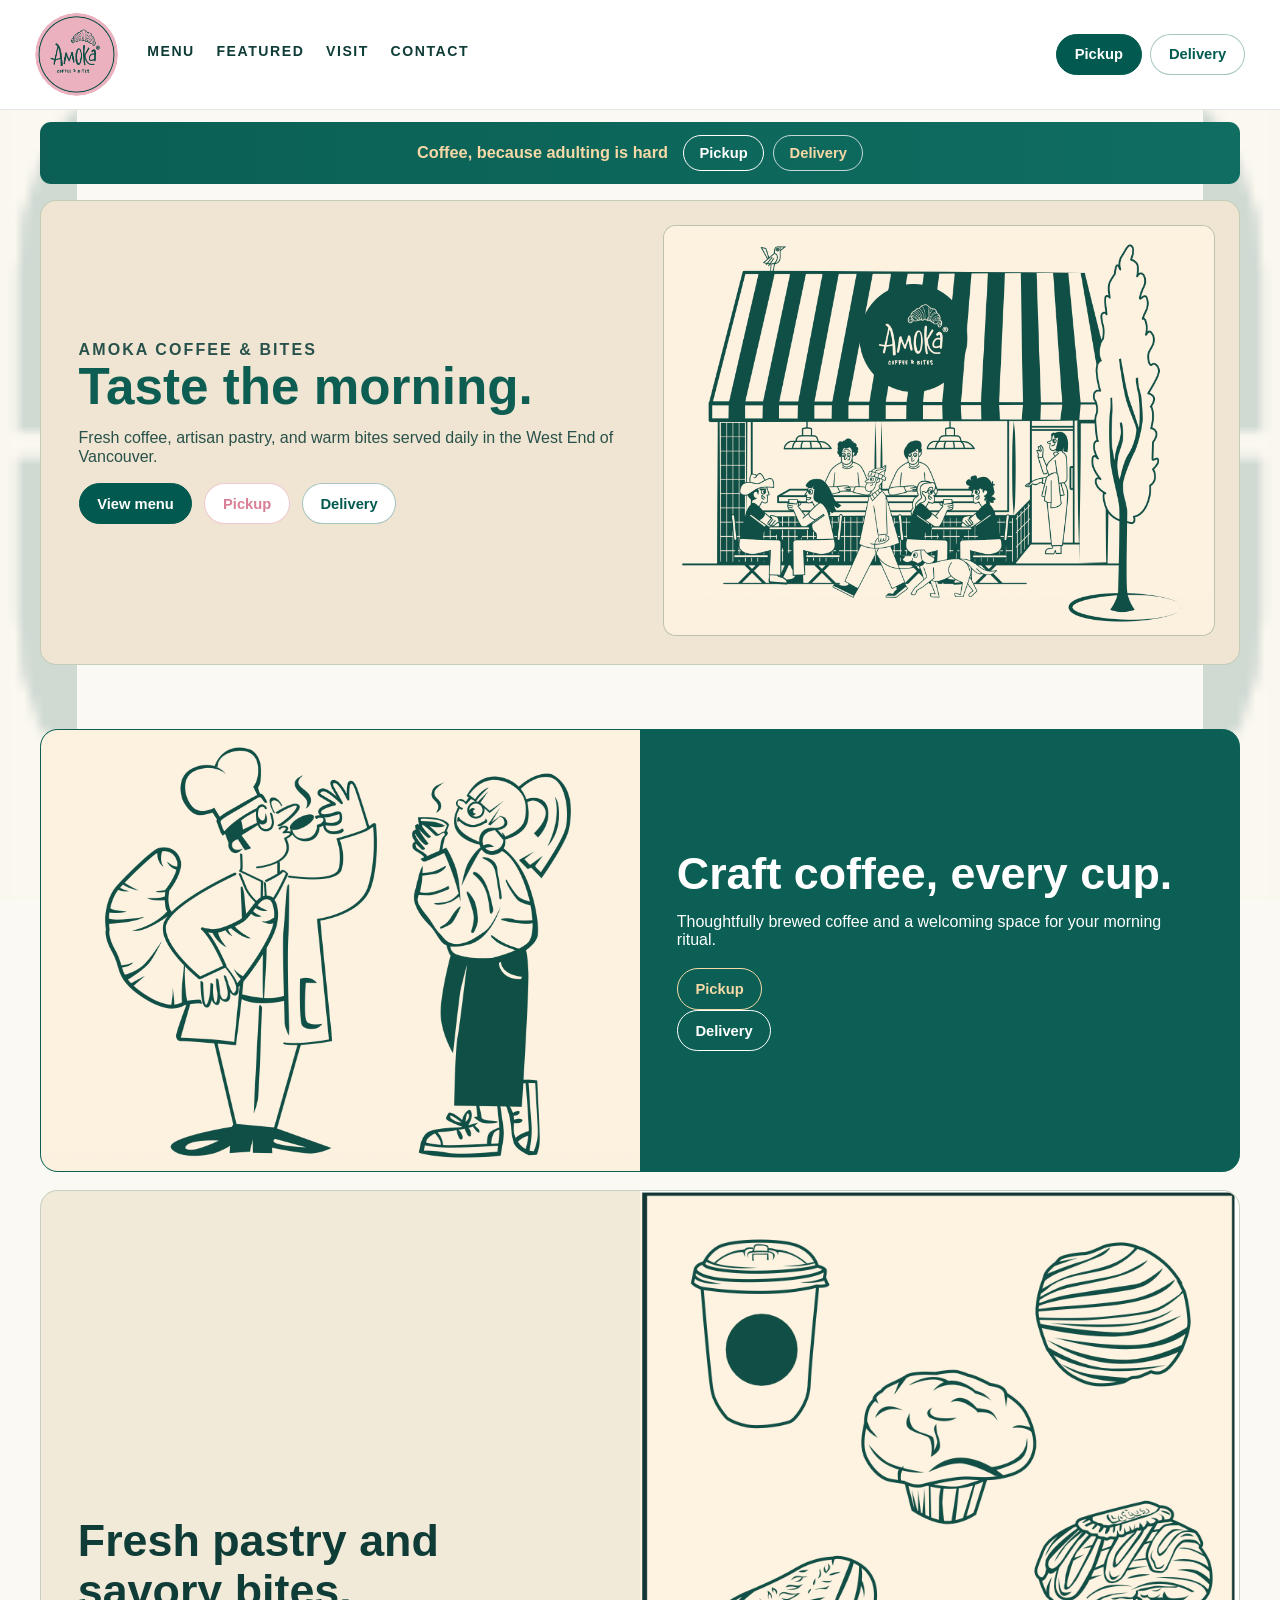
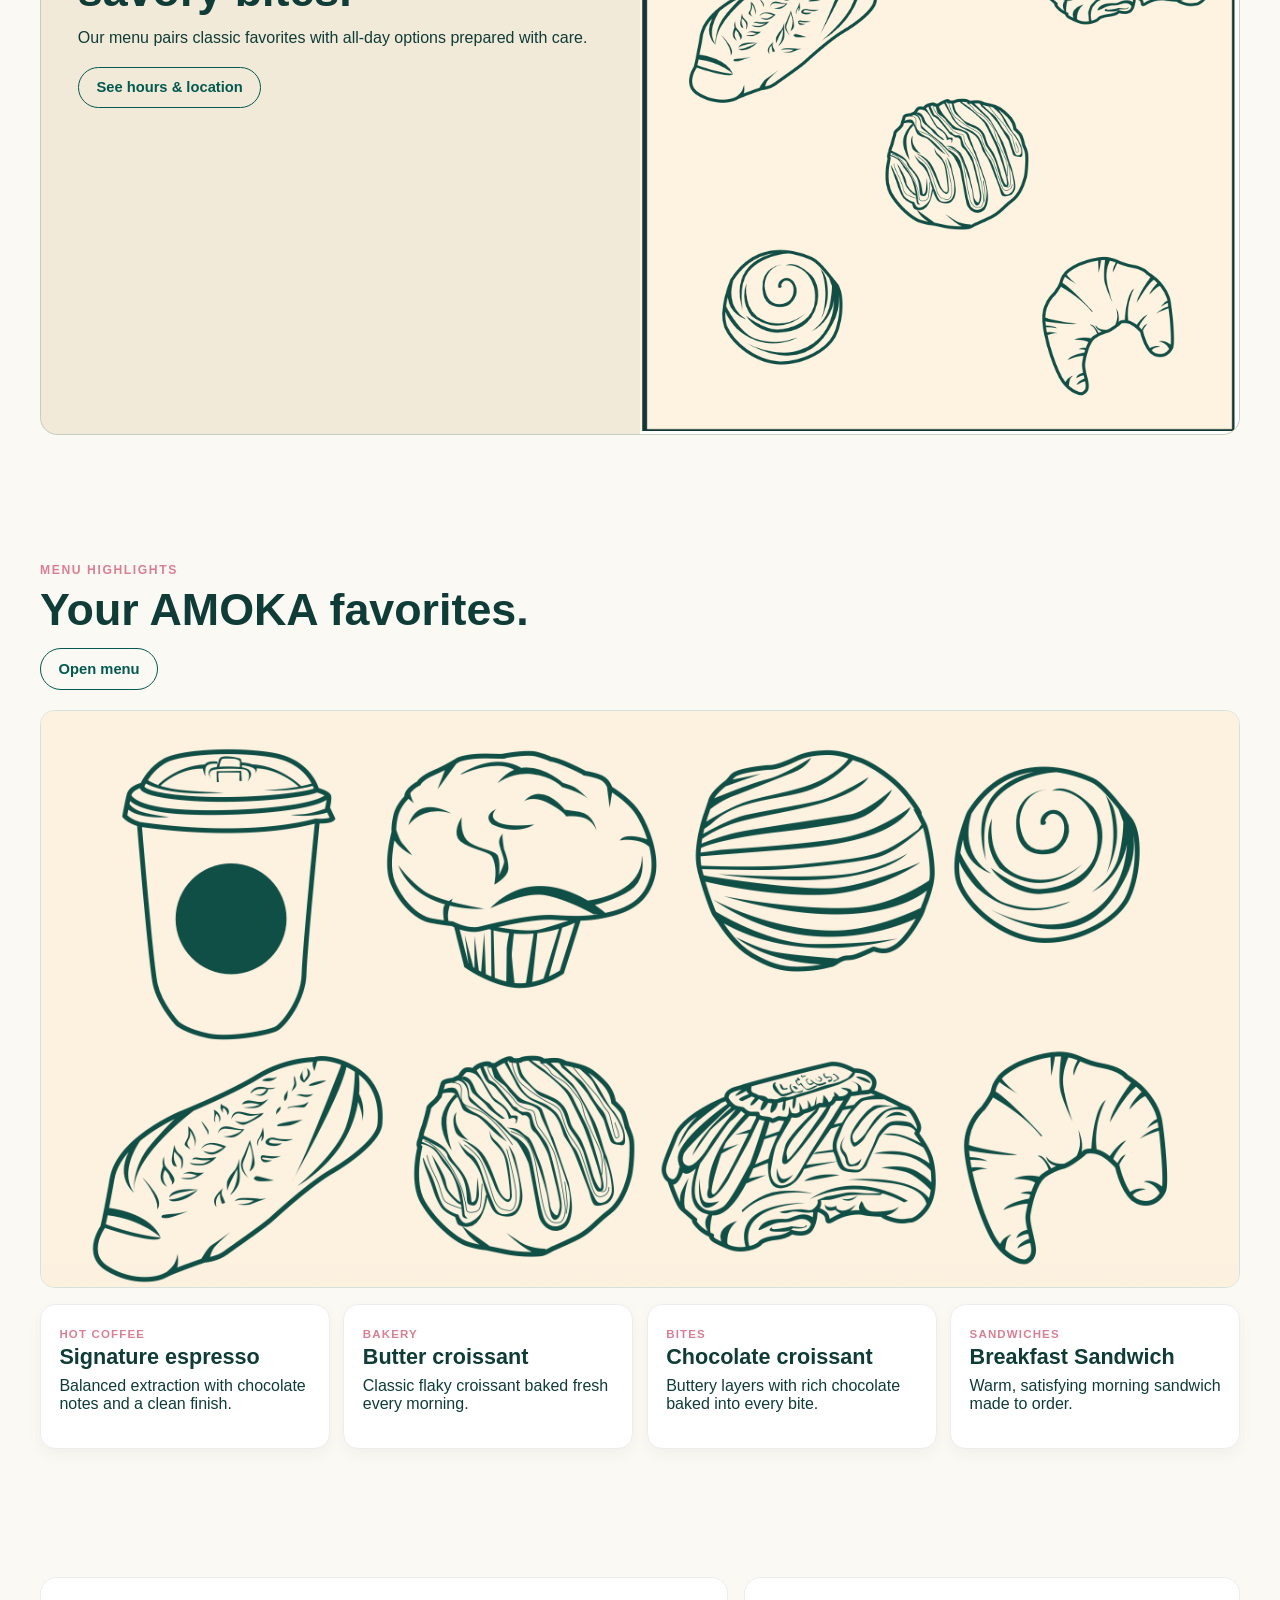
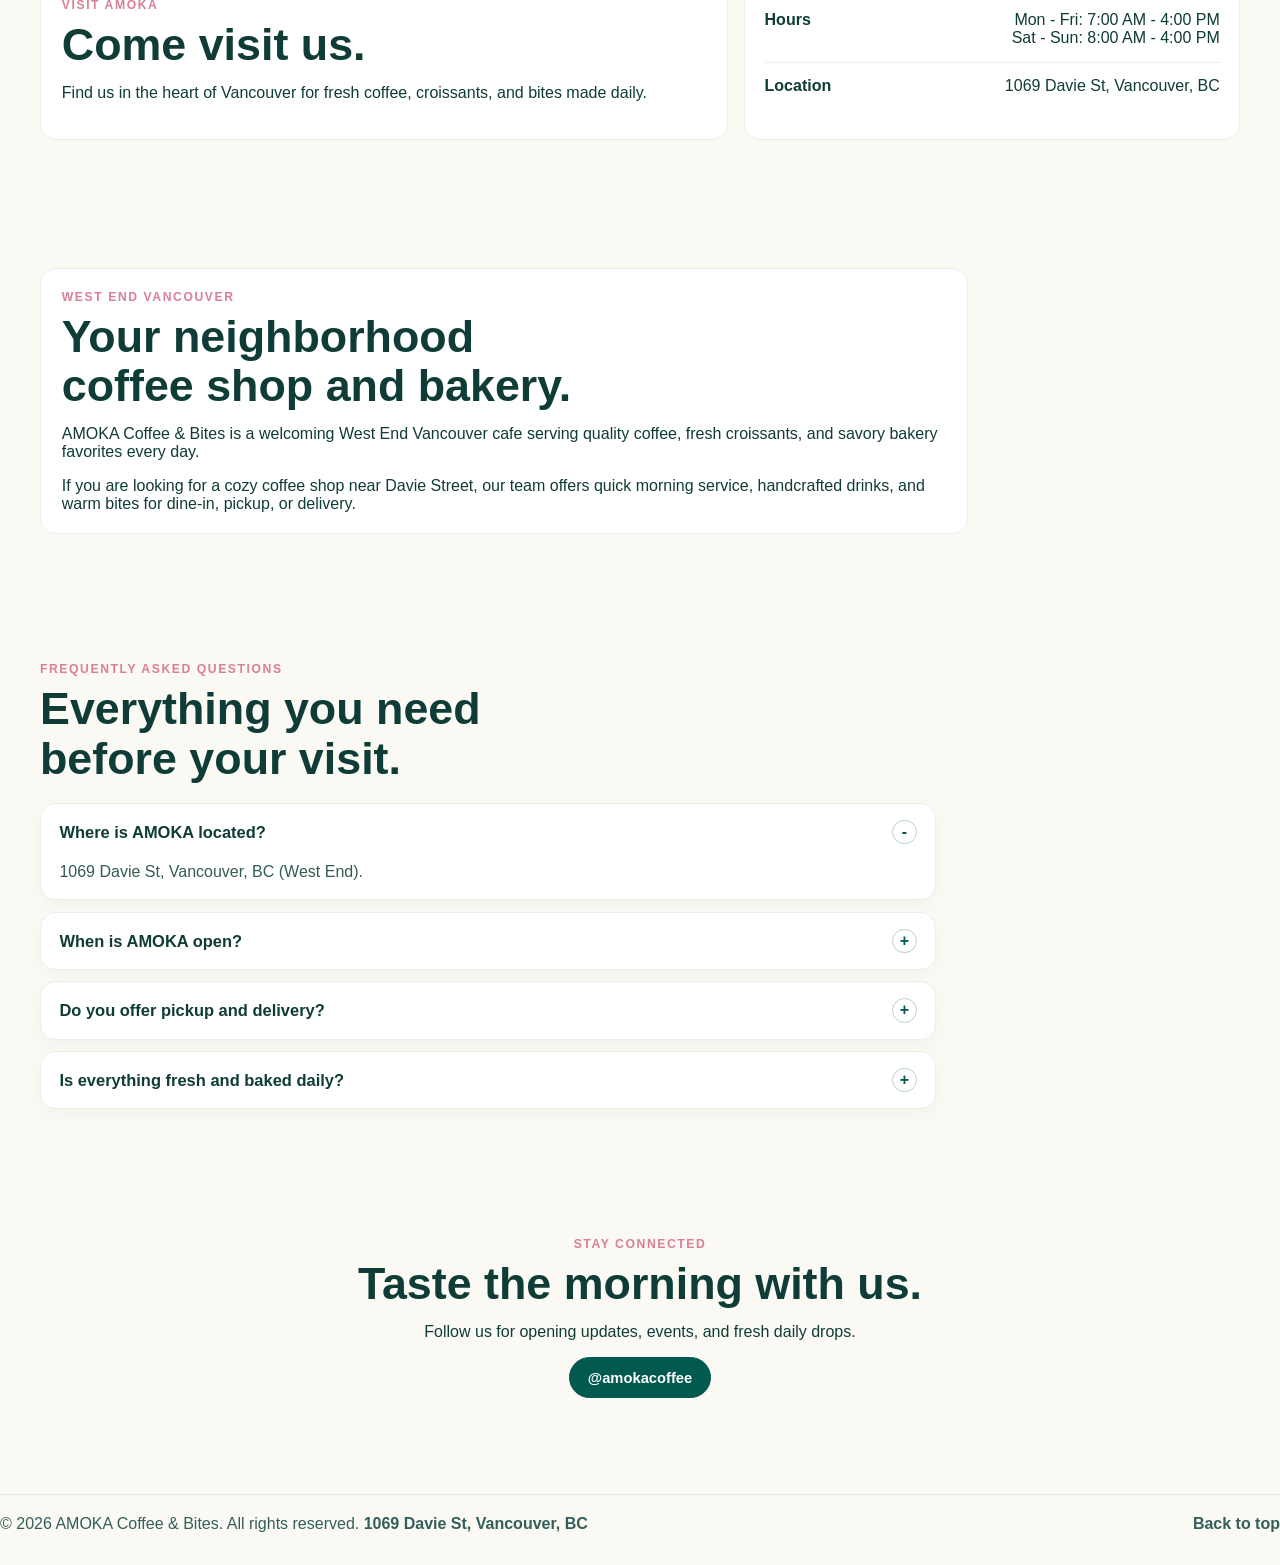
<file: index.html>
<!doctype html>
<html lang="en">
  <head>
    <meta charset="utf-8">
    <meta name="viewport" content="width=device-width, initial-scale=1">
    <meta
      name="description"
      content="AMOKA Coffee & Bites is a West End Vancouver coffee shop and bakery serving handcrafted croissants, quality coffee, and warm cafe bites daily."
    >
    <meta name="robots" content="index,follow">
    <link rel="canonical" href="https://amoka.ca/">
    <link rel="icon" type="image/png" sizes="32x32" href="./Logo.png">
    <link rel="apple-touch-icon" href="./Logo.png">
    <meta property="og:site_name" content="AMOKA Coffee & Bites">
    <meta property="og:title" content="AMOKA Coffee & Bites | West End Vancouver Coffee Shop & Bakery">
    <meta
      property="og:description"
      content="AMOKA Coffee & Bites is a West End Vancouver coffee shop and bakery serving handcrafted croissants, quality coffee, and warm cafe bites daily."
    >
    <meta property="og:type" content="website">
    <meta property="og:url" content="https://amoka.ca/">
    <meta property="og:image" content="https://amoka.ca/Logo.png">
    <meta name="twitter:card" content="summary">
    <meta name="twitter:title" content="AMOKA Coffee & Bites | West End Vancouver Coffee Shop & Bakery">
    <meta
      name="twitter:description"
      content="AMOKA Coffee & Bites is a West End Vancouver coffee shop and bakery serving handcrafted croissants, quality coffee, and warm cafe bites daily."
    >
    <meta name="twitter:image" content="https://amoka.ca/Logo.png">
    <script type="application/ld+json">
      {
        "@context": "https://schema.org",
        "@type": "CafeOrCoffeeShop",
        "name": "AMOKA Coffee & Bites",
        "alternateName": "AMOKA",
        "url": "https://amoka.ca/",
        "image": "https://amoka.ca/Logo.png",
        "address": {
          "@type": "PostalAddress",
          "streetAddress": "1069 Davie St",
          "addressLocality": "Vancouver",
          "addressRegion": "BC",
          "addressCountry": "CA"
        },
        "servesCuisine": ["Coffee", "Bakery", "Cafe"],
        "priceRange": "$$",
        "openingHoursSpecification": [
          {
            "@type": "OpeningHoursSpecification",
            "dayOfWeek": [
              "Monday",
              "Tuesday",
              "Wednesday",
              "Thursday",
              "Friday"
            ],
            "opens": "07:00",
            "closes": "16:00"
          },
          {
            "@type": "OpeningHoursSpecification",
            "dayOfWeek": ["Saturday", "Sunday"],
            "opens": "08:00",
            "closes": "16:00"
          }
        ],
        "hasMenu": "https://amoka.ca/menu.html",
        "sameAs": ["https://instagram.com/amokacoffee"]
      }
    </script>
    <script type="application/ld+json">
      {
        "@context": "https://schema.org",
        "@type": "FAQPage",
        "mainEntity": [
          {
            "@type": "Question",
            "name": "Where is AMOKA Coffee & Bites located in Vancouver?",
            "acceptedAnswer": {
              "@type": "Answer",
              "text": "AMOKA Coffee & Bites is located at 1069 Davie St in Vancouver, in the West End."
            }
          },
          {
            "@type": "Question",
            "name": "What are AMOKA's opening hours?",
            "acceptedAnswer": {
              "@type": "Answer",
              "text": "AMOKA is open Monday to Friday from 7:00 AM to 4:00 PM, and Saturday to Sunday from 8:00 AM to 4:00 PM."
            }
          },
          {
            "@type": "Question",
            "name": "Can I order pickup or delivery from AMOKA?",
            "acceptedAnswer": {
              "@type": "Answer",
              "text": "Yes. AMOKA offers pickup and delivery through online order links on the website."
            }
          },
          {
            "@type": "Question",
            "name": "Is everything fresh and baked daily?",
            "acceptedAnswer": {
              "@type": "Answer",
              "text": "Yes, always. Come by in the morning and see for yourself - we bake fresh daily and we do not resell yesterday's items."
            }
          }
        ]
      }
    </script>
    <title>AMOKA Coffee & Bites | West End Vancouver Coffee Shop & Bakery</title>
    <link rel="stylesheet" href="styles.css">
  </head>
  <body>
    <header class="site-header">
      <div class="header-left">
        <a class="brand" href="#top" aria-label="AMOKA Coffee & Bites home">
          <img
            class="brand-logo"
            src="./Logo.png"
            alt="AMOKA Coffee & Bites logo"
            onerror="this.style.display='none'; this.parentElement.classList.add('logo-fallback');"
          >
          <span class="brand-mark" aria-hidden="true">A</span>
        </a>
        <nav class="site-nav" aria-label="Primary navigation">
          <a href="./menu.html">Menu</a>
          <a href="#featured">Featured</a>
          <a href="#visit">Visit</a>
          <a href="https://instagram.com/amokacoffee" target="_blank" rel="noreferrer">Contact</a>
        </nav>
      </div>
      <div class="header-actions">
        <a
          class="button button-pickup"
          href="https://order.online/store/-1649877/?pickup=true&hideModal=true&utm_source=gfo&rwg_token=AFd1xnEuLdV1BhprTAiKXkvRFJN7YW4y94tghBHfKcItxzS50B09iqx4FPSLqGFuNAH0LZiRME0Q1YKTU5CLuIjcIhXDr4P1aA%3D%3D"
          target="_blank"
          rel="noreferrer"
        >
          Pickup
        </a>
        <a
          class="button button-delivery"
          href="https://order.online/store/-1649877/?hideModal=true&utm_source=gfo&rwg_token=AFd1xnEuLdV1BhprTAiKXkvRFJN7YW4y94tghBHfKcItxzS50B09iqx4FPSLqGFuNAH0LZiRME0Q1YKTU5CLuIjcIhXDr4P1aA%3D%3D&delivery=true"
          target="_blank"
          rel="noreferrer"
        >
          Delivery
        </a>
      </div>
      <button class="nav-toggle" type="button" aria-label="Open menu" aria-expanded="false">
        <span></span>
        <span></span>
      </button>
    </header>

    <main id="top">
      <section class="top-banner" aria-label="Order banner">
        <p>Coffee, because adulting is hard</p>
        <div class="order-links">
          <a
            class="button button-banner-pickup"
            href="https://order.online/store/-1649877/?pickup=true&hideModal=true&utm_source=gfo&rwg_token=AFd1xnEuLdV1BhprTAiKXkvRFJN7YW4y94tghBHfKcItxzS50B09iqx4FPSLqGFuNAH0LZiRME0Q1YKTU5CLuIjcIhXDr4P1aA%3D%3D"
            target="_blank"
            rel="noreferrer"
          >
            Pickup
          </a>
          <a
            class="button button-banner-delivery"
            href="https://order.online/store/-1649877/?hideModal=true&utm_source=gfo&rwg_token=AFd1xnEuLdV1BhprTAiKXkvRFJN7YW4y94tghBHfKcItxzS50B09iqx4FPSLqGFuNAH0LZiRME0Q1YKTU5CLuIjcIhXDr4P1aA%3D%3D&delivery=true"
            target="_blank"
            rel="noreferrer"
          >
            Delivery
          </a>
        </div>
      </section>

      <section class="hero">
        <div class="hero-copy">
          <p class="eyebrow">AMOKA Coffee &amp; Bites</p>
          <h1>Taste the morning.</h1>
          <p>Fresh coffee, artisan pastry, and warm bites served daily in the West End of Vancouver.</p>
          <div class="hero-actions">
            <a
              class="button button-primary"
              href="./menu.html"
            >
              View menu
            </a>
            <a
              class="button button-secondary"
              href="https://order.online/store/-1649877/?pickup=true&hideModal=true&utm_source=gfo&rwg_token=AFd1xnEuLdV1BhprTAiKXkvRFJN7YW4y94tghBHfKcItxzS50B09iqx4FPSLqGFuNAH0LZiRME0Q1YKTU5CLuIjcIhXDr4P1aA%3D%3D"
              target="_blank"
              rel="noreferrer"
            >
              Pickup
            </a>
            <a
              class="button button-delivery"
              href="https://order.online/store/-1649877/?hideModal=true&utm_source=gfo&rwg_token=AFd1xnEuLdV1BhprTAiKXkvRFJN7YW4y94tghBHfKcItxzS50B09iqx4FPSLqGFuNAH0LZiRME0Q1YKTU5CLuIjcIhXDr4P1aA%3D%3D&delivery=true"
              target="_blank"
              rel="noreferrer"
            >
              Delivery
            </a>
          </div>
        </div>
        <div class="hero-art">
          <img src="./Design_front.png" alt="Illustration of AMOKA storefront">
        </div>
      </section>

      <section class="promo section" id="featured">
        <article class="promo-card promo-green">
          <img src="./Design_coffee.png" alt="Illustration of AMOKA coffee moment">
          <div class="promo-copy">
            <h2>Craft coffee, every cup.</h2>
            <p>
              Thoughtfully brewed coffee and a welcoming space for your morning ritual.
            </p>
            <a
              class="button button-outline button-pickup-light"
              href="https://order.online/store/-1649877/?pickup=true&hideModal=true&utm_source=gfo&rwg_token=AFd1xnEuLdV1BhprTAiKXkvRFJN7YW4y94tghBHfKcItxzS50B09iqx4FPSLqGFuNAH0LZiRME0Q1YKTU5CLuIjcIhXDr4P1aA%3D%3D"
              target="_blank"
              rel="noreferrer"
            >
              Pickup
            </a>
            <a
              class="button button-outline"
              href="https://order.online/store/-1649877/?hideModal=true&utm_source=gfo&rwg_token=AFd1xnEuLdV1BhprTAiKXkvRFJN7YW4y94tghBHfKcItxzS50B09iqx4FPSLqGFuNAH0LZiRME0Q1YKTU5CLuIjcIhXDr4P1aA%3D%3D&delivery=true"
              target="_blank"
              rel="noreferrer"
            >
              Delivery
            </a>
          </div>
        </article>
        <article class="promo-card reverse promo-cream">
          <img src="./Design_pastry.png" alt="AMOKA pastry design board">
          <div class="promo-copy">
            <h2>Fresh pastry and savory bites.</h2>
            <p>Our menu pairs classic favorites with all-day options prepared with care.</p>
            <a class="button button-outline" href="#visit">See hours &amp; location</a>
          </div>
        </article>
      </section>

      <section class="menu section" id="menu">
        <div class="section-heading">
          <p class="eyebrow">Menu highlights</p>
          <h2>Your AMOKA favorites.</h2>
          <a class="button button-outline" href="./menu.html">Open menu</a>
        </div>
        <div class="design-strip" aria-hidden="true">
          <img src="./Design_food_items.png" alt="">
        </div>
        <div class="menu-grid">
          <article class="menu-item">
            <span>Hot coffee</span>
            <h3>Signature espresso</h3>
            <p>Balanced extraction with chocolate notes and a clean finish.</p>
          </article>
          <article class="menu-item">
            <span>Bakery</span>
            <h3>Butter croissant</h3>
            <p>Classic flaky croissant baked fresh every morning.</p>
          </article>
          <article class="menu-item">
            <span>Bites</span>
            <h3>Chocolate croissant</h3>
            <p>Buttery layers with rich chocolate baked into every bite.</p>
          </article>
          <article class="menu-item">
            <span>Sandwiches</span>
            <h3>Breakfast Sandwich</h3>
            <p>Warm, satisfying morning sandwich made to order.</p>
          </article>
        </div>
      </section>

      <section class="visit section" id="visit">
        <div class="visit-copy">
          <p class="eyebrow">Visit AMOKA</p>
          <h2>Come visit us.</h2>
          <p>Find us in the heart of Vancouver for fresh coffee, croissants, and bites made daily.</p>
        </div>
        <div class="visit-card">
          <dl>
            <div>
              <dt>Hours</dt>
              <dd>Mon - Fri: 7:00 AM - 4:00 PM<br>Sat - Sun: 8:00 AM - 4:00 PM</dd>
            </div>
            <div>
              <dt>Location</dt>
              <dd>1069 Davie St, Vancouver, BC</dd>
            </div>
          </dl>
        </div>
      </section>

      <section class="local-seo section" id="west-end-cafe">
        <div class="local-seo-copy">
          <p class="eyebrow">West End Vancouver</p>
          <h2>Your neighborhood coffee shop and bakery.</h2>
          <p>
            AMOKA Coffee &amp; Bites is a welcoming West End Vancouver cafe serving quality coffee, fresh croissants,
            and savory bakery favorites every day.
          </p>
          <p>
            If you are looking for a cozy coffee shop near Davie Street, our team offers quick morning service,
            handcrafted drinks, and warm bites for dine-in, pickup, or delivery.
          </p>
        </div>
      </section>

      <section class="faq section" id="faq">
        <div class="section-heading">
          <p class="eyebrow">Frequently asked questions</p>
          <h2>Everything you need before your visit.</h2>
        </div>
        <div class="faq-list">
          <details class="faq-item" open>
            <summary>Where is AMOKA located?</summary>
            <p>1069 Davie St, Vancouver, BC (West End).</p>
          </details>
          <details class="faq-item">
            <summary>When is AMOKA open?</summary>
            <p>Mon - Fri: 7:00 AM - 4:00 PM, Sat - Sun: 8:00 AM - 4:00 PM.</p>
          </details>
          <details class="faq-item">
            <summary>Do you offer pickup and delivery?</summary>
            <p>Yes, both pickup and delivery are available through our order links.</p>
          </details>
          <details class="faq-item">
            <summary>Is everything fresh and baked daily?</summary>
            <p>Absolutely. Come by in the morning and see for yourself - we bake fresh every day and never resell yesterday's items.</p>
          </details>
        </div>
      </section>

      <section class="contact section" id="contact">
        <p class="eyebrow">Stay connected</p>
        <h2>Taste the morning with us.</h2>
        <p>Follow us for opening updates, events, and fresh daily drops.</p>
        <a class="button button-primary" href="https://instagram.com/amokacoffee" target="_blank" rel="noreferrer">@amokacoffee</a>
      </section>
    </main>

    <footer class="site-footer">
      <p>
        &copy; <span id="year"></span> AMOKA Coffee &amp; Bites. All rights reserved.
        <a
          href="https://www.google.com/maps/search/?api=1&query=1069+Davie+St,+Vancouver,+BC"
          target="_blank"
          rel="noreferrer"
        >
          1069 Davie St, Vancouver, BC
        </a>
      </p>
      <a href="#top">Back to top</a>
    </footer>

    <script src="script.js"></script>
  </body>
</html>
</file>
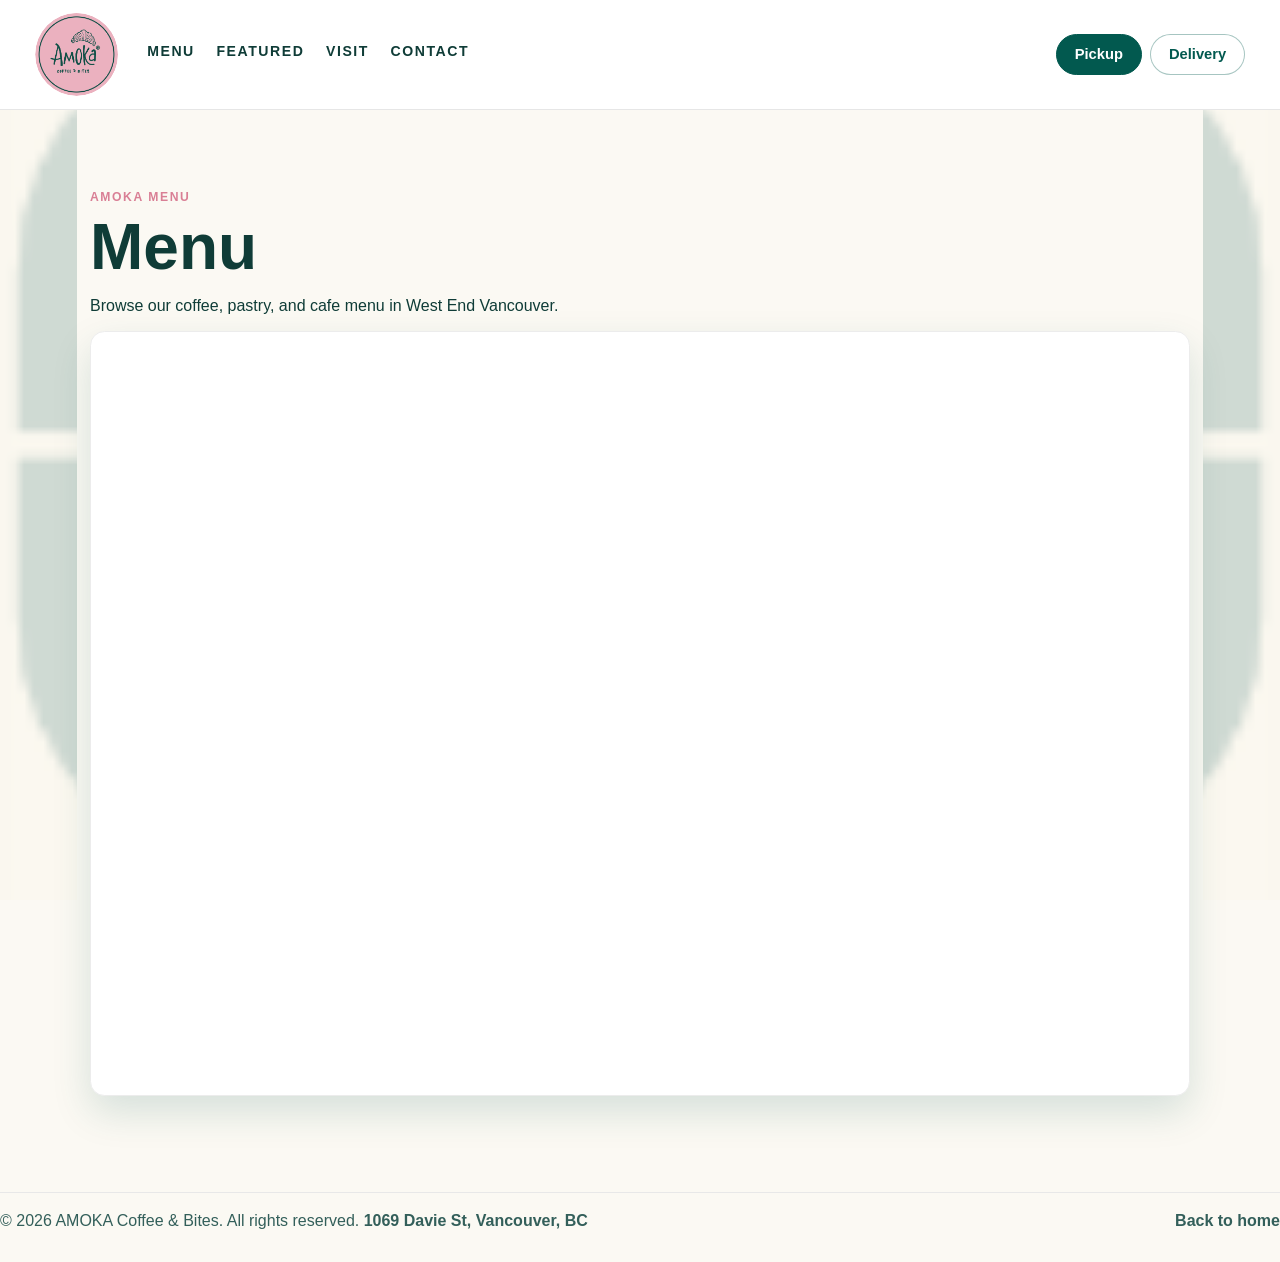
<file: menu.html>
<!doctype html>
<html lang="en">
  <head>
    <meta charset="utf-8">
    <meta name="viewport" content="width=device-width, initial-scale=1">
    <meta
      name="description"
      content="Browse the AMOKA Coffee & Bites menu for coffee, croissants, and cafe favorites in West End Vancouver."
    >
    <meta name="robots" content="index,follow">
    <link rel="canonical" href="https://amoka.ca/menu.html">
    <link rel="icon" type="image/png" sizes="32x32" href="./Logo.png">
    <link rel="apple-touch-icon" href="./Logo.png">
    <meta property="og:site_name" content="AMOKA Coffee & Bites">
    <meta property="og:title" content="AMOKA Coffee & Bites | Menu in West End Vancouver">
    <meta property="og:description" content="Browse the AMOKA Coffee & Bites menu for coffee, croissants, and cafe favorites in West End Vancouver.">
    <meta property="og:type" content="website">
    <meta property="og:url" content="https://amoka.ca/menu.html">
    <meta property="og:image" content="https://amoka.ca/Logo.png">
    <meta name="twitter:card" content="summary">
    <meta name="twitter:title" content="AMOKA Coffee & Bites | Menu in West End Vancouver">
    <meta name="twitter:description" content="Browse the AMOKA Coffee & Bites menu for coffee, croissants, and cafe favorites in West End Vancouver.">
    <meta name="twitter:image" content="https://amoka.ca/Logo.png">
    <script type="application/ld+json">
      {
        "@context": "https://schema.org",
        "@type": "Menu",
        "name": "AMOKA Coffee & Bites Menu",
        "url": "https://amoka.ca/menu.html",
        "inLanguage": "en"
      }
    </script>
    <title>AMOKA Coffee & Bites | Menu in West End Vancouver</title>
    <link rel="stylesheet" href="styles.css">
  </head>
  <body>
    <header class="site-header">
      <div class="header-left">
        <a class="brand" href="./index.html#top" aria-label="AMOKA Coffee & Bites home">
          <img
            class="brand-logo"
            src="./Logo.png"
            alt="AMOKA Coffee & Bites logo"
            onerror="this.style.display='none'; this.parentElement.classList.add('logo-fallback');"
          >
          <span class="brand-mark" aria-hidden="true">A</span>
        </a>
        <nav class="site-nav" aria-label="Primary navigation">
          <a href="./menu.html">Menu</a>
          <a href="./index.html#featured">Featured</a>
          <a href="./index.html#visit">Visit</a>
          <a href="https://instagram.com/amokacoffee" target="_blank" rel="noreferrer">Contact</a>
        </nav>
      </div>
      <div class="header-actions">
        <a
          class="button button-pickup"
          href="https://order.online/store/-1649877/?pickup=true&hideModal=true&utm_source=gfo&rwg_token=AFd1xnEuLdV1BhprTAiKXkvRFJN7YW4y94tghBHfKcItxzS50B09iqx4FPSLqGFuNAH0LZiRME0Q1YKTU5CLuIjcIhXDr4P1aA%3D%3D"
          target="_blank"
          rel="noreferrer"
        >
          Pickup
        </a>
        <a
          class="button button-delivery"
          href="https://order.online/store/-1649877/?hideModal=true&utm_source=gfo&rwg_token=AFd1xnEuLdV1BhprTAiKXkvRFJN7YW4y94tghBHfKcItxzS50B09iqx4FPSLqGFuNAH0LZiRME0Q1YKTU5CLuIjcIhXDr4P1aA%3D%3D&delivery=true"
          target="_blank"
          rel="noreferrer"
        >
          Delivery
        </a>
      </div>
      <button class="nav-toggle" type="button" aria-label="Open menu" aria-expanded="false">
        <span></span>
        <span></span>
      </button>
    </header>

    <main class="menu-page">
      <section class="section">
        <div class="section-heading">
          <p class="eyebrow">AMOKA Menu</p>
          <h1>Menu</h1>
          <p>Browse our coffee, pastry, and cafe menu in West End Vancouver.</p>
        </div>
        <div class="menu-page-frame-wrap">
          <iframe
            class="menu-page-frame"
            src="./Menu.pdf#toolbar=0&navpanes=0&scrollbar=1"
            title="AMOKA Menu PDF"
          ></iframe>
        </div>
      </section>
    </main>

    <footer class="site-footer">
      <p>
        &copy; <span id="year"></span> AMOKA Coffee &amp; Bites. All rights reserved.
        <a
          href="https://www.google.com/maps/search/?api=1&query=1069+Davie+St,+Vancouver,+BC"
          target="_blank"
          rel="noreferrer"
        >
          1069 Davie St, Vancouver, BC
        </a>
      </p>
      <a href="./index.html#top">Back to home</a>
    </footer>

    <script src="script.js"></script>
  </body>
</html>
</file>
<file: styles.css>
:root {
  --green: #02594f;
  --green-ink: #0f3c37;
  --pink: #eaa6b6;
  --pink-deep: #d97f95;
  --cream: #f6f2e4;
  --offwhite: #fbf9f3;
  --line: rgba(2, 89, 79, 0.18);
  --shadow: 0 16px 38px rgba(2, 89, 79, 0.15);
  --font-title: "Trona", "Helvetica Neue", Helvetica, Arial, sans-serif;
  --font-body: "Helvetica Neue", Helvetica, Arial, sans-serif;
}

* { box-sizing: border-box; }
html { scroll-behavior: smooth; }
body {
  margin: 0;
  font-family: var(--font-body);
  color: var(--green-ink);
  background: var(--offwhite);
  position: relative;
  overflow-x: hidden;
}

body::before,
body::after {
  content: "";
  position: fixed;
  top: 0;
  bottom: 0;
  width: clamp(56px, 6vw, 86px);
  background-image: url("./Design_side.png");
  background-size: cover;
  background-repeat: repeat-y;
  opacity: 0.18;
  pointer-events: none;
  z-index: 0;
}

body::before {
  left: 0;
}

body::after {
  right: 0;
  transform: scaleX(-1);
}

.site-header,
main,
.site-footer {
  position: relative;
  z-index: 1;
}

a { color: inherit; text-decoration: none; }

.site-header {
  position: sticky;
  top: 0;
  z-index: 20;
  display: flex;
  align-items: center;
  justify-content: space-between;
  gap: 1rem;
  padding: 0.8rem clamp(1rem, 3vw, 2.2rem);
  background: #fff;
  border-bottom: 1px solid #e6e6e6;
}

.header-left {
  display: flex;
  align-items: center;
  gap: 1.8rem;
}

.brand {
  display: flex;
  align-items: center;
  color: var(--green);
}

.brand-logo {
  width: 5.2rem;
  height: 5.2rem;
  border-radius: 50%;
  object-fit: contain;
  clip-path: circle(50% at 50% 50%);
}

.brand-mark {
  display: none;
  width: 2.4rem;
  height: 2.4rem;
  border-radius: 50%;
  background: var(--green);
  color: #fff;
  place-items: center;
  font-weight: 800;
}

.brand.logo-fallback .brand-mark { display: grid; }

.site-nav {
  display: flex;
  align-items: center;
  gap: 1.35rem;
}

.site-nav a {
  font-size: 0.88rem;
  font-weight: 800;
  letter-spacing: 0.11em;
  text-transform: uppercase;
  padding-bottom: 0.25rem;
  border-bottom: 2px solid transparent;
}

.site-nav a:hover {
  color: var(--pink-deep);
  border-bottom-color: var(--pink-deep);
}

.header-actions {
  display: flex;
  align-items: center;
  gap: 0.55rem;
  flex-wrap: wrap;
  justify-content: flex-end;
}

.button {
  display: inline-flex;
  align-items: center;
  justify-content: center;
  min-height: 2.6rem;
  padding: 0.72rem 1.1rem;
  border-radius: 999px;
  border: 1px solid var(--green);
  font-weight: 700;
  font-size: 0.92rem;
  transition: transform 150ms ease, box-shadow 150ms ease;
}

.button:hover {
  transform: translateY(-1px);
  box-shadow: 0 8px 22px rgba(2, 89, 79, 0.18);
}

.button-primary { background: var(--green); color: #fff; }
.button-secondary { background: transparent; color: var(--pink-deep); border-color: rgba(217, 127, 149, 0.4); }
.button-pickup { background: var(--green); color: #fff; border-color: var(--green); }
.button-delivery { background: #fff; color: var(--green); border-color: rgba(2, 89, 79, 0.35); }
.button-outline { background: transparent; color: var(--green); }

.nav-toggle {
  display: none;
  width: 2.5rem;
  height: 2.5rem;
  border: 0;
  border-radius: 50%;
  background: var(--green);
  padding: 0.6rem;
}

.nav-toggle span {
  display: block;
  height: 2px;
  margin: 0.28rem 0;
  background: #fff;
}

main { width: min(1200px, calc(100% - 2rem)); margin: 0 auto; }
.section { padding: clamp(2.5rem, 5vw, 4.3rem) 0; }

.top-banner {
  margin-top: 0.75rem;
  padding: 0.85rem 1rem;
  border-radius: 0.7rem;
  background: linear-gradient(90deg, #0b5f54, #0f6d61);
  color: #fff;
  display: flex;
  align-items: center;
  justify-content: center;
  gap: 0.95rem;
  flex-wrap: wrap;
}

.order-links {
  display: flex;
  gap: 0.6rem;
  flex-wrap: wrap;
  justify-content: center;
}

.top-banner p {
  margin: 0;
  font-weight: 700;
  font-size: 1.02rem;
  color: #f6d9a6;
}

.top-banner .button {
  min-height: 2.2rem;
  padding: 0.45rem 0.95rem;
  background: transparent;
  border-color: rgba(255, 255, 255, 0.86);
  color: #fff;
}

.top-banner .button-banner-pickup {
  border-color: #fff;
}

.top-banner .button-banner-delivery {
  border-color: rgba(255, 255, 255, 0.75);
  color: #f6d9a6;
}

.hero {
  margin-top: 1rem;
  padding: clamp(1.1rem, 2.4vw, 1.5rem);
  border: 1px solid var(--line);
  border-radius: 1rem;
  background: #efe5d2;
  display: grid;
  grid-template-columns: 1.05fr 1fr;
  gap: 1.1rem;
  align-items: center;
}

.hero-copy {
  padding: clamp(0.4rem, 1.4vw, 0.85rem);
}

.eyebrow {
  margin: 0 0 0.5rem;
  text-transform: uppercase;
  letter-spacing: 0.13em;
  font-weight: 700;
  font-size: 0.76rem;
  color: var(--pink-deep);
}

h1, h2, h3, p { margin-top: 0; }
h1, h2, h3 {
  font-family: var(--font-title);
  font-weight: 800;
  line-height: 1.1;
  text-wrap: balance;
}

h1 { font-size: clamp(2.2rem, 5vw, 4rem); margin-bottom: 0.9rem; }
h2 { font-size: clamp(1.7rem, 3.6vw, 2.8rem); margin-bottom: 0.9rem; }
h3 { font-size: 1.35rem; margin-bottom: 0.5rem; }

.hero h1 {
  margin-bottom: 0.75rem;
  font-size: clamp(2rem, 4.5vw, 3.2rem);
  color: #0e5d53;
  text-wrap: balance;
}

.hero p {
  margin: 0;
  max-width: 34rem;
  color: #29514b;
  font-size: 1rem;
  line-height: 1.2;
}

.hero-actions {
  display: flex;
  gap: 0.75rem;
  flex-wrap: wrap;
  margin-top: 1.05rem;
}

.hero .button-primary {
  background: var(--green);
  color: #fff;
  border-color: var(--green);
}

.hero .button-secondary {
  color: var(--pink-deep);
  border-color: rgba(217, 127, 149, 0.42);
  background: #fff;
}

.hero .button-secondary:hover {
  background: rgba(234, 166, 182, 0.16);
}

.hero .button-delivery {
  background: #fff;
}

.hero-art img {
  width: 100%;
  border-radius: 0.8rem;
  border: 1px solid rgba(2, 89, 79, 0.2);
  background: #e8dcc6;
  object-fit: cover;
}

.promo { display: grid; gap: 1.1rem; }

.promo-card {
  display: grid;
  grid-template-columns: 1fr 1fr;
  background: var(--cream);
  border: 1px solid var(--line);
  border-radius: 1.1rem;
  overflow: hidden;
}

.promo-card.reverse { direction: rtl; }
.promo-card.reverse .promo-copy { direction: ltr; }

.promo-card img {
  width: 100%;
  height: 100%;
  min-height: 18rem;
  object-fit: cover;
}

.promo-copy {
  padding: clamp(1.5rem, 3vw, 2.3rem);
  display: grid;
  align-content: center;
  justify-items: start;
  text-align: left;
}

.promo-copy p { margin-bottom: 1.2rem; }

.promo-green {
  background: #0b5f54;
  border-color: #0b5f54;
  color: #fff;
}

.promo-green .button-outline {
  border-color: #fff;
  color: #fff;
}

.promo-green .button-outline:hover {
  background: rgba(255, 255, 255, 0.1);
}

.promo-green .button-pickup-light {
  border-color: #f6d9a6;
  color: #f6d9a6;
}

.promo-green .button-pickup-light:hover {
  background: rgba(246, 217, 166, 0.14);
}

.promo-cream {
  background: #f2ead9;
}

.section-heading { max-width: 46rem; margin-bottom: 1.25rem; }

.design-strip {
  display: grid;
  grid-template-columns: 1fr;
  gap: 0.85rem;
  margin-bottom: 1rem;
}

.design-strip img {
  width: 100%;
  height: 100%;
  min-height: 10rem;
  object-fit: cover;
  border-radius: 0.9rem;
  border: 1px solid rgba(2, 89, 79, 0.14);
}

.menu-grid {
  display: grid;
  grid-template-columns: repeat(4, 1fr);
  gap: 0.85rem;
}

.menu-item {
  background: #fff;
  border: 1px solid #ececec;
  border-radius: 0.95rem;
  padding: 1.15rem;
  box-shadow: 0 6px 16px rgba(0, 0, 0, 0.04);
}

.menu-item span {
  display: inline-block;
  margin-bottom: 0.35rem;
  color: var(--pink-deep);
  text-transform: uppercase;
  letter-spacing: 0.1em;
  font-size: 0.72rem;
  font-weight: 800;
}

.visit {
  display: grid;
  grid-template-columns: 1fr minmax(19rem, 0.72fr);
  gap: 1rem;
  align-items: stretch;
}

.visit-copy {
  background: #fff;
  border: 1px solid #ececec;
  border-radius: 1rem;
  padding: 1.3rem;
}

.visit-card {
  background: #fff;
  border: 1px solid #ececec;
  border-radius: 1rem;
  padding: 1.2rem;
}

.visit-card dl, .visit-card dd { margin: 0; }
.visit-card div {
  display: flex;
  justify-content: space-between;
  gap: 1rem;
  padding: 0.9rem 0;
  border-bottom: 1px solid #ececec;
}
.visit-card div:last-child { border-bottom: 0; }
.visit-card dt { font-weight: 700; }
.visit-card dd { text-align: right; }

.local-seo {
  display: block;
}

.local-seo-copy {
  background: #fff;
  border: 1px solid #ececec;
  border-radius: 1rem;
  padding: 1.3rem;
  max-width: 58rem;
}

.local-seo-copy p:last-child {
  margin-bottom: 0;
}

.faq .section-heading {
  max-width: 38rem;
}

.faq-list {
  display: grid;
  gap: 0.7rem;
  max-width: 56rem;
}

.faq-item {
  background: #fff;
  border: 1px solid #ececec;
  border-radius: 0.95rem;
  padding: 0;
  box-shadow: 0 6px 16px rgba(0, 0, 0, 0.03);
  overflow: hidden;
}

.faq-item summary {
  list-style: none;
  cursor: pointer;
  font-weight: 700;
  font-size: 1.03rem;
  line-height: 1.35;
  padding: 1rem 1.15rem;
  display: flex;
  align-items: center;
  justify-content: space-between;
}

.faq-item summary::-webkit-details-marker {
  display: none;
}

.faq-item summary::after {
  content: "+";
  width: 1.4rem;
  height: 1.4rem;
  border-radius: 999px;
  border: 1px solid rgba(2, 89, 79, 0.28);
  color: var(--green);
  display: inline-grid;
  place-items: center;
  font-size: 1rem;
  line-height: 1;
  flex-shrink: 0;
}

.faq-item[open] summary::after {
  content: "-";
}

.faq-item p {
  margin: 0;
  padding: 0 1.15rem 1rem;
  line-height: 1.45;
  color: #325c56;
}

.contact {
  text-align: center;
  max-width: 45rem;
  margin: 0 auto;
}

.site-footer {
  margin-top: 2rem;
  padding: 1.2rem 0 2rem;
  border-top: 1px solid #e8e8e8;
  display: flex;
  justify-content: space-between;
  gap: 1rem;
  color: #335f5a;
}

.site-footer p { margin: 0; }
.site-footer a { font-weight: 700; }
.site-footer a:hover { color: var(--pink-deep); }

.menu-page {
  width: min(1100px, calc(100% - 2rem));
  margin: 1rem auto 0;
}

.menu-page .section-heading {
  margin-bottom: 1rem;
}

.menu-page-frame-wrap {
  height: min(85vh, 980px);
  background: #fff;
  border-radius: 0.9rem;
  border: 1px solid #ececec;
  overflow: hidden;
  box-shadow: var(--shadow);
}

.menu-page-frame {
  width: 100%;
  height: 100%;
  border: 0;
}

@media (max-width: 980px) {
  body::before,
  body::after {
    display: none;
  }
  .menu-grid { grid-template-columns: repeat(2, 1fr); }
  .visit { grid-template-columns: 1fr; }
  .promo-card { grid-template-columns: 1fr; }
  .promo-card.reverse { direction: ltr; }
  .hero { grid-template-columns: 1fr; }
  .hero-copy { padding: 0.2rem; }
  .design-strip { grid-template-columns: 1fr; }
}

@media (max-width: 760px) {
  .header-actions { display: none; }
  .nav-toggle { display: block; }
  .site-nav {
    position: fixed;
    top: 5.3rem;
    right: 1rem;
    left: 1rem;
    display: none;
    flex-direction: column;
    align-items: flex-start;
    background: #fff;
    border: 1px solid #eaeaea;
    border-radius: 1rem;
    padding: 1rem;
    box-shadow: var(--shadow);
  }
  body.nav-open .site-nav { display: flex; }
  .brand-logo { width: 4.4rem; height: 4.4rem; }
  .top-banner { justify-content: center; text-align: center; }
  .hero-actions { width: 100%; }
}

@media (max-width: 560px) {
  .menu-grid { grid-template-columns: 1fr; }
  .site-footer { flex-direction: column; }
  .menu-page-frame-wrap { height: min(78vh, 760px); }
}
</file>
